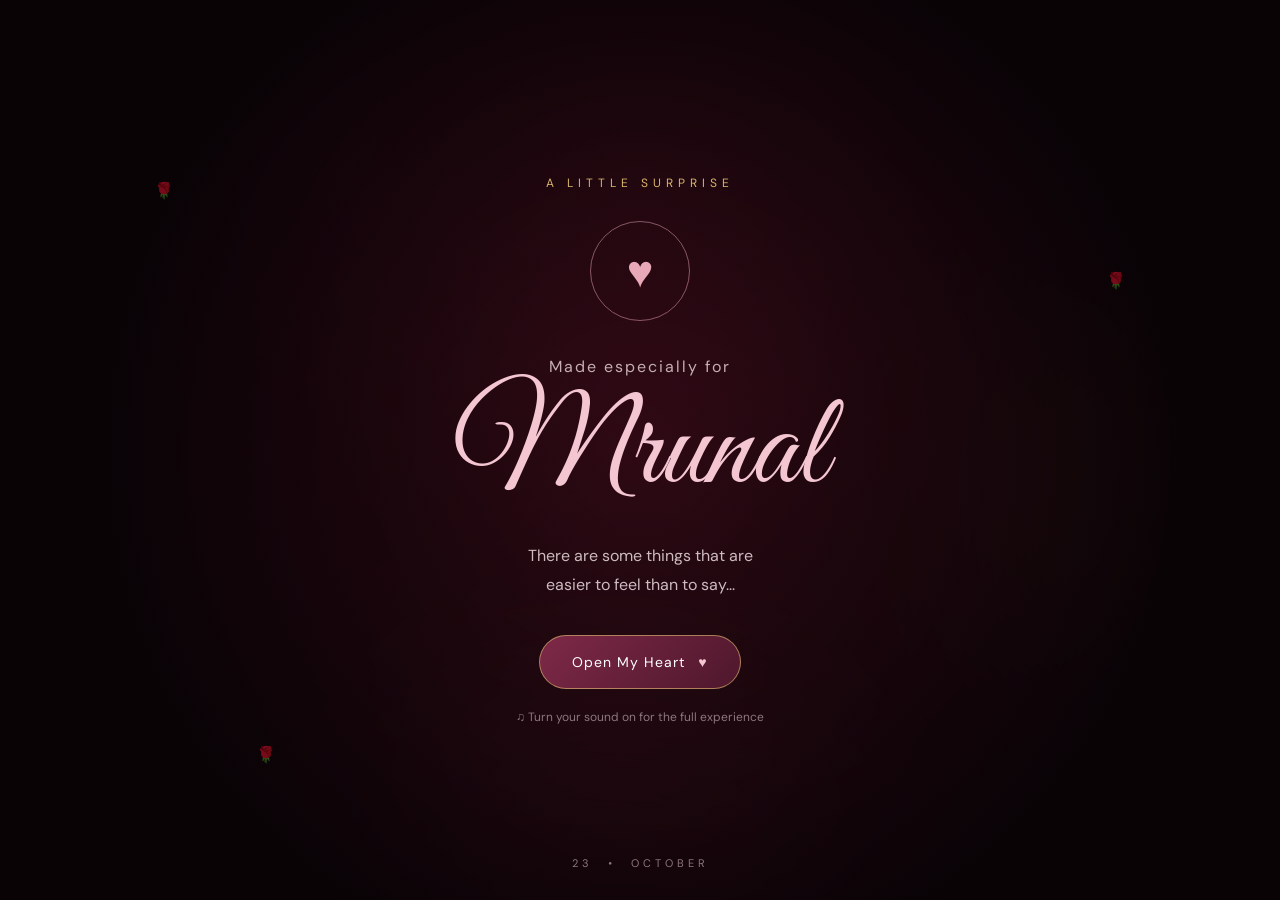
<file: index.html>
<!DOCTYPE html>
<html lang="en">

<head>

    <meta charset="UTF-8">

    <meta name="viewport"
          content="width=device-width, initial-scale=1.0">

    <meta name="theme-color"
          content="#090306">

    <meta name="description"
          content="A special birthday surprise made with love for Mrunal.">

    <title>For Mrunal ❤️</title>


    <!-- GOOGLE FONTS -->

    <link rel="preconnect"
          href="https://fonts.googleapis.com">

    <link rel="preconnect"
          href="https://fonts.gstatic.com"
          crossorigin>

    <link href="https://fonts.googleapis.com/css2?family=Cormorant+Garamond:wght@300;400;500;600;700&family=DM+Sans:wght@300;400;500;600&family=Great+Vibes&display=swap"
          rel="stylesheet">


    <!-- CSS -->

    <link rel="stylesheet"
          href="style.css">

</head>


<body>


    <!-- =====================================================
         AMBIENT BACKGROUND
    ====================================================== -->

    <div class="ambient-background">

        <div class="ambient-orb orb-one"></div>

        <div class="ambient-orb orb-two"></div>

        <div class="ambient-orb orb-three"></div>

    </div>



<!-- =====================================================
     BACKGROUND MUSIC
====================================================== -->

   <audio
    id="backgroundMusic"
    src="./music/romantic_birthday_instrumental.mp3.mp3"
    loop
    preload="auto">
</audio>


    <!-- =====================================================
         INTRO SCREEN
    ====================================================== -->

    <section id="intro"
             class="intro-screen">


        <div class="intro-stars"></div>


        <div class="intro-petal petal-one">
            🌹
        </div>

        <div class="intro-petal petal-two">
            🌹
        </div>

        <div class="intro-petal petal-three">
            🌹
        </div>


        <div class="intro-content">


            <div class="intro-topline">
                A LITTLE SURPRISE
            </div>


            <div class="intro-heart">
                <span>♥</span>
            </div>


            <p class="intro-from">
                Made especially for
            </p>


            <h1 class="intro-name">
                Mrunal
            </h1>


            <p class="intro-message">

                There are some things that are
                <br>
                easier to feel than to say...

            </p>


            <button id="openButton"
                    class="main-button">

                <span class="button-shine"></span>

                Open My Heart

                <b>♥</b>

            </button>


            <p class="sound-note">
                ♫ Turn your sound on for the full experience
            </p>


        </div>


        <div class="intro-bottom">

            <span>23</span>

            <i>•</i>

            <span>OCTOBER</span>

        </div>


    </section>



    <!-- =====================================================
         COUNTDOWN SCREEN
    ====================================================== -->

    <div id="countdownScreen"
         class="countdown-screen hidden">


        <div class="countdown-content">


            <div id="countdownNumber">
                3
            </div>


            <h2 id="birthdayMessage">
                Happy Birthday,
                <span>Mrunal</span> ❤️
            </h2>


        </div>


    </div>



    <!-- =====================================================
         MAIN WEBSITE
    ====================================================== -->

    <main id="mainContent"
          class="hidden">



        <!-- =================================================
             HERO
        ================================================== -->

        <section class="hero section">


            <div class="hero-noise"></div>

            <div class="hero-glow"></div>


            <div class="hero-content">


                <div class="hero-date">
                    23 · OCTOBER · YOUR DAY
                </div>


                <p class="hero-small">
                    To The Girl Who Makes My Life Beautiful
                </p>


                <h2>
                    Happy Birthday
                </h2>


                <h1 class="script hero-name">
                    Mrunal
                </h1>


                <div class="ornament">

                    <span></span>

                    <b>♥</b>

                    <span></span>

                </div>


                <p class="hero-description">

                    Today isn't just another date
                    on the calendar.

                    <br>

                    It's the day the world became
                    a little brighter because you were born.

                </p>


                <div class="scroll-cue">

                    <span>
                        OUR MEMORIES
                    </span>

                    <div class="scroll-line"></div>

                    <div class="scroll-arrow">
                        ↓
                    </div>

                </div>


            </div>


        </section>



        <!-- =================================================
             PHOTO SLIDESHOW
        ================================================== -->

        <section id="photosSection"
                 class="photos-section section">


            <div class="section-heading reveal">


                <p class="eyebrow">
                    OUR LITTLE WORLD
                </p>


                <h2>

                    Every picture
                    <br>

                    tells a story

                </h2>


                <div class="gold-line"></div>


                <p>
                    A few moments I never want to forget.
                </p>


            </div>



            <div class="photo-slideshow reveal">


                <div class="slide active">

                    <img src="images/photo1.png"
                         alt="Our memory">

                    <div class="slide-caption">
                        One of my favorites ❤️
                    </div>

                </div>


                <div class="slide">

                    <img src="images/photo2.png"
                         alt="Our memory">

                    <div class="slide-caption">
                        A beautiful moment ❤️
                    </div>

                </div>


                <div class="slide">

                    <img src="images/photo3.png"
                         alt="Our memory">

                    <div class="slide-caption">
                        That smile...
                    </div>

                </div>


                <div class="slide">

                    <img src="images/photo4.png"
                         alt="Our memory">

                    <div class="slide-caption">
                        Forever memorable
                    </div>

                </div>


                <div class="slide">

                    <img src="images/photo5.png"
                         alt="Our memory">

                    <div class="slide-caption">
                        Just us ❤️
                    </div>

                </div>


                <div class="slide">

                    <img src="images/photo6.png"
                         alt="Our memory">

                    <div class="slide-caption">
                        Another little memory
                    </div>

                </div>


                <div class="slide">

                    <img src="images/photo7.png"
                         alt="Our memory">

                    <div class="slide-caption">
                        Always you
                    </div>

                </div>


                <div class="slide">

                    <img src="images/photo8.png"
                         alt="Our memory">

                    <div class="slide-caption">
                        My favorite person ❤️
                    </div>

                </div>


            </div>



            <div class="slideshow-dots"
                 id="slideshowDots">
            </div>


            <p class="photo-progress"
               id="photoProgress">
                1 / 8
            </p>


        </section>



        <!-- =================================================
             VIDEO
        ================================================== -->

        <section id="videoSection"
                 class="video-section section">


            <div class="section-heading reveal">


                <p class="eyebrow">
                    A LITTLE MEMORY
                </p>


                <h2>

                    Now watch
                    <br>

                    <em>this little surprise.</em>

                </h2>


                <div class="gold-line"></div>


                <p>
                    I made this little piece of our story
                    especially for you.
                </p>


            </div>



            <div class="video-frame reveal">


                <div class="video-corner top-left"></div>

                <div class="video-corner top-right"></div>

                <div class="video-corner bottom-left"></div>

                <div class="video-corner bottom-right"></div>


                <video id="birthdayVideo"
                       playsinline
                       controls
                       preload="metadata">


                    <source src="video/mrunal-video.mp4"
                            type="video/mp4">


                    Your browser does not support video.


                </video>


            </div>


            <p class="video-note">

                Watch until the end, beautiful. ❤️

            </p>


        </section>



        <!-- =================================================
             LOVE LETTER
        ================================================== -->

        <section id="letterSection"
                 class="letter-section section">


            <div class="letter-wrapper">


                <div class="section-heading reveal">


                    <p class="eyebrow">
                        FROM MY HEART
                    </p>


                    <h2>

                        Words I wish
                        <br>

                        I could whisper to you

                    </h2>


                    <div class="gold-line"></div>


                </div>



                <div class="letter-card reveal">


                    <div class="letter-top">

                        <span>♥</span>

                        <small>
                            FOR MRUNAL
                        </small>

                        <span>♥</span>

                    </div>



                    <div class="letter-content">


                        <p class="letter-opening">
                            My dearest Mrunal,
                        </p>


                        <p>

                            I don't know if words will ever
                            be enough to explain what you mean
                            to me, but today I want to try.

                        </p>


                        <p>

                            You came into my life and somehow
                            made ordinary moments feel special.
                            A simple conversation, a smile, a look
                            at you — somehow all of it became a
                            memory I want to keep forever.

                        </p>


                        <p>

                            I love the little things about you.
                            The way you smile. The way you laugh.
                            The way you make even the smallest
                            moments feel important.

                        </p>


                        <p>

                            Sometimes I catch myself thinking
                            about how lucky I am that our paths
                            crossed. And honestly, I hope I never
                            stop feeling that way.

                        </p>


                        <p>

                            On your birthday, I just want you
                            to know how incredibly special
                            you are to me.

                        </p>


                        <p>

                            I hope this new year of your life
                            brings you everything your heart
                            wishes for. And I hope I get to be
                            there beside you, making memories
                            with you along the way.

                        </p>


                        <p>

                            No matter how many birthdays come
                            and go, I hope I always get the chance
                            to remind you how much you mean to me.

                        </p>


                        <p class="letter-ending">
                            Happy Birthday, beautiful.
                        </p>


                        <p class="signature">

                            Forever yours,

                            <br>

                            <span>
                                Niranjan
                            </span>

                        </p>


                    </div>


                    <div class="letter-seal">
                        ♥
                    </div>


                </div>


            </div>


        </section>



        <!-- =================================================
             LOVE REASONS
        ================================================== -->

        <section class="love-section section">


            <div class="section-heading reveal">


                <p class="eyebrow">
                    IF YOU EVER WONDER
                </p>


                <h2>

                    Why you mean
                    <br>

                    so much to me

                </h2>


                <div class="gold-line"></div>


            </div>



            <div class="love-grid">


                <article class="love-card reveal">

                    <div class="love-number">
                        01
                    </div>

                    <div class="love-icon">
                        ♥
                    </div>

                    <h3>
                        Your smile
                    </h3>

                    <p>

                        Somehow your smile can make
                        even the longest day feel
                        a little lighter.

                    </p>

                </article>



                <article class="love-card reveal">

                    <div class="love-number">
                        02
                    </div>

                    <div class="love-icon">
                        ✦
                    </div>

                    <h3>
                        Your heart
                    </h3>

                    <p>

                        The kindness and warmth you carry
                        is something I admire more than words.

                    </p>

                </article>



                <article class="love-card reveal">

                    <div class="love-number">
                        03
                    </div>

                    <div class="love-icon">
                        ∞
                    </div>

                    <h3>
                        Being yourself
                    </h3>

                    <p>

                        I love you for exactly who you are.
                        No pretending. Just you.

                    </p>

                </article>



                <article class="love-card reveal">

                    <div class="love-number">
                        04
                    </div>

                    <div class="love-icon">
                        ♡
                    </div>

                    <h3>
                        The little things
                    </h3>

                    <p>

                        The tiny moments with you are often
                        the ones I remember the most.

                    </p>

                </article>


            </div>


        </section>



        <!-- =================================================
             SPECIAL MESSAGE
        ================================================== -->

        <section class="message-section section">


            <div class="message-stars"></div>


            <div class="message-container reveal">


                <p class="eyebrow">
                    ONE MORE THING
                </p>


                <h2>

                    If I could give you
                    <br>

                    one thing...

                </h2>


                <div class="gold-line"></div>


                <p class="big-message">

                    I would give you the ability
                    to see yourself through my eyes.

                </p>


                <div class="quote-mark">
                    “
                </div>


                <p class="message-small">

                    Then you would finally understand
                    just how beautiful, precious,
                    and special you are to me.

                </p>


            </div>


        </section>



        <!-- =================================================
             FINAL SURPRISE
        ================================================== -->

        <section class="final-section section">


            <div class="final-background-hearts"></div>


            <div id="heartExplosion"></div>


            <div class="final-content reveal">


                <div class="final-orbit">

                    <span>
                        ♥
                    </span>

                </div>


                <div class="final-heart">
                    ♥
                </div>


                <p class="eyebrow">
                    AND FINALLY...
                </p>


                <h1 class="script">
                    Mrunal
                </h1>


                <div class="ornament">

                    <span></span>

                    <b>♥</b>

                    <span></span>

                </div>


                <p class="final-text">

                    Here's to more laughter,
                    more adventures,
                    more late-night conversations,
                    more memories,
                    and more moments together.

                </p>


                <p class="forever">
                    I love you ❤️
                </p>


                <p class="from">
                    — Niranjan
                </p>


                <button id="celebrateButton"
                        class="main-button celebration-button">

                    One More Surprise

                    <b>✨</b>

                </button>


            </div>


        </section>



        <!-- =================================================
             FOOTER
        ================================================== -->

        <footer>


            <div class="footer-heart">
                ♥
            </div>


            <p>
                Made with love by Niranjan
            </p>


            <span>
                For Mrunal · 23 October
            </span>


            <small>

                Some people become memories.
                You became my favorite one.

            </small>


        </footer>


    </main>



    <!-- =====================================================
         MUSIC BUTTON
    ====================================================== -->

    <button id="musicButton"
            class="music-button"
            aria-label="Toggle music">

        <span id="musicIcon">
            ♫
        </span>

    </button>



    <!-- =====================================================
         CURSOR HEART
    ====================================================== -->

    <div id="cursorHeart">
        ♥
    </div>



    <!-- JAVASCRIPT -->

    <script src="script.js"></script>


</body>

</html>
</file>
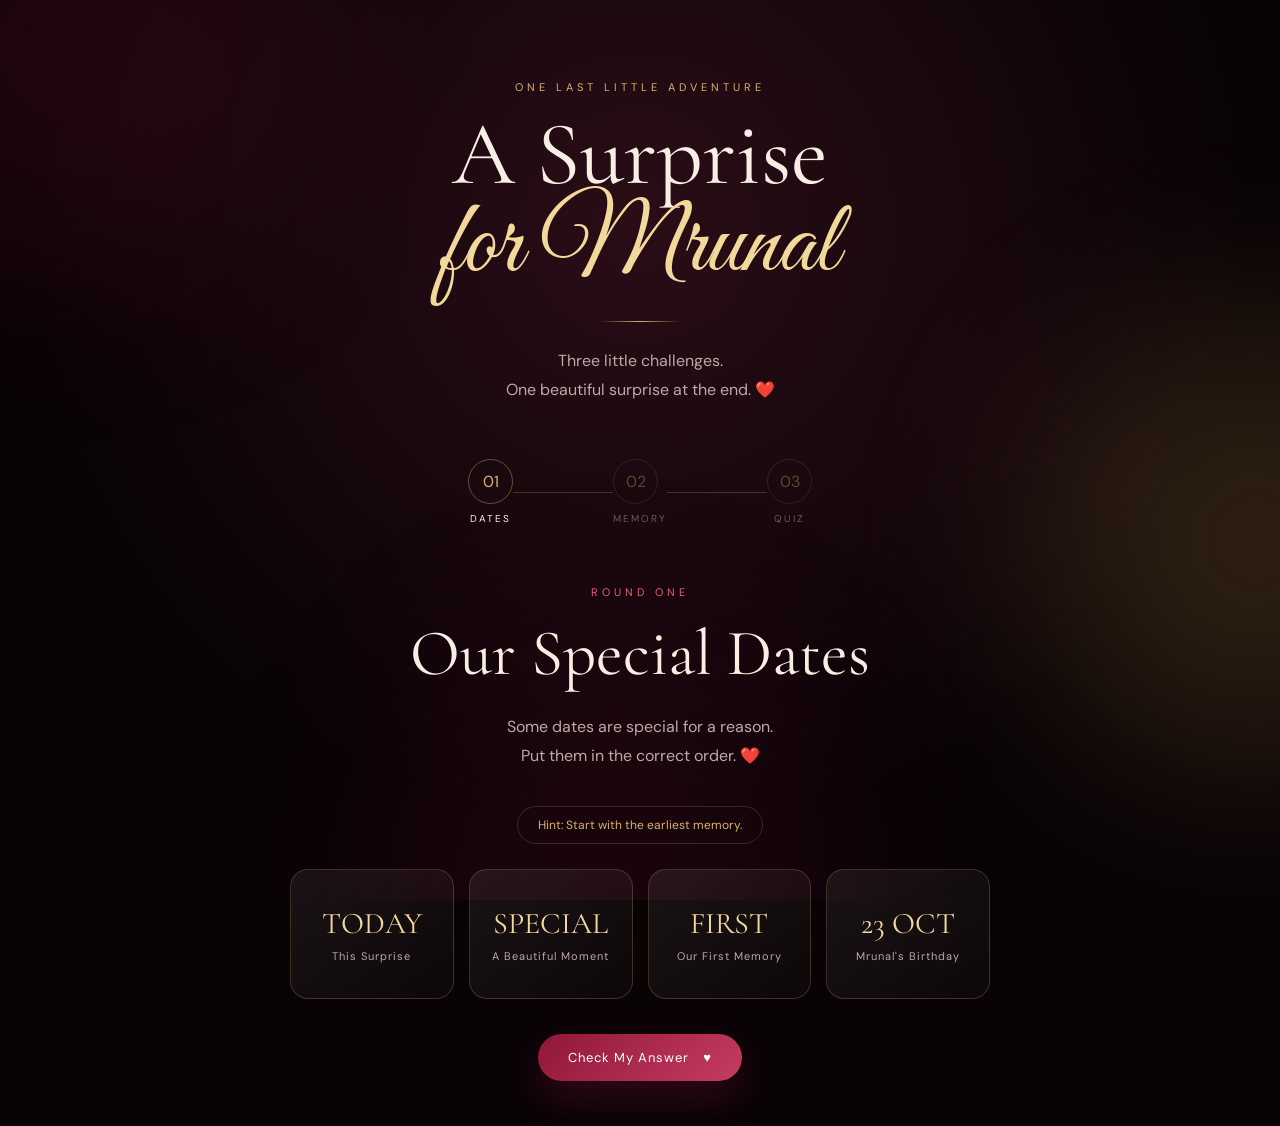
<file: puzzle.html>
<!DOCTYPE html>
<html lang="en">

<head>
    <meta charset="UTF-8">
    <meta name="viewport" content="width=device-width, initial-scale=1.0">
    <meta name="theme-color" content="#090306">

    <title>One More Surprise ❤️</title>

    <link rel="preconnect" href="https://fonts.googleapis.com">
    <link rel="preconnect" href="https://fonts.gstatic.com" crossorigin>

    <link href="https://fonts.googleapis.com/css2?family=Cormorant+Garamond:wght@300;400;500;600;700&family=DM+Sans:wght@300;400;500;600&family=Great+Vibes&display=swap"
          rel="stylesheet">

    <link rel="stylesheet" href="puzzle.css">
</head>

<body>

<!-- BACKGROUND -->
<div class="background">
    <div class="orb orb1"></div>
    <div class="orb orb2"></div>
    <div class="orb orb3"></div>
</div>

<!-- FLOATING HEARTS -->
<div id="floatingHearts"></div>

<!-- GAME HEADER -->
<header class="game-header">

    <p class="eyebrow">ONE LAST LITTLE ADVENTURE</p>

    <h1>
        A Surprise
        <span>for Mrunal</span>
    </h1>

    <div class="gold-line"></div>

    <p class="header-text">
        Three little challenges.
        <br>
        One beautiful surprise at the end. ❤️
    </p>

</header>

<!-- PROGRESS -->
<div class="progress-wrapper">

    <div class="progress-step active" id="step1">
        <span>01</span>
        <small>Dates</small>
    </div>

    <div class="progress-line"></div>

    <div class="progress-step" id="step2">
        <span>02</span>
        <small>Memory</small>
    </div>

    <div class="progress-line"></div>

    <div class="progress-step" id="step3">
        <span>03</span>
        <small>Quiz</small>
    </div>

</div>

<!-- GAME CONTAINER -->
<main class="game-container">

    <!-- ROUND 1 -->
    <section id="round1" class="game-round active-round">

        <div class="round-number">ROUND ONE</div>

        <h2>Our Special Dates</h2>

        <p class="instruction">
            Some dates are special for a reason.
            <br>
            Put them in the correct order. ❤️
        </p>

        <div class="date-hint">
            Hint: Start with the earliest memory.
        </div>

        <div id="datePuzzle" class="date-puzzle"></div>

        <button id="checkDates" class="game-button">
            Check My Answer
            <span>♥</span>
        </button>

        <p id="dateMessage" class="game-message"></p>

    </section>

    <!-- ROUND 2 -->
    <section id="round2" class="game-round">

        <div class="round-number">ROUND TWO</div>

        <h2>
            Piece Together
            <span>Our Memory</span>
        </h2>

        <p class="instruction">
            Every little piece belongs together.
            <br>
            Put the photo back together. 🧩
        </p>

        <div class="puzzle-frame">
            <div id="imagePuzzle" class="image-puzzle"></div>
        </div>

        <button id="checkImage" class="game-button">
            Reveal Our Memory
            <span>♡</span>
        </button>

        <p id="imageMessage" class="game-message"></p>

        <!-- PHOTO REVEAL -->
        <div id="photoReveal" class="photo-reveal hidden">

            <div class="reveal-glow"></div>

            <img id="revealedImage"
                 src="images/photo1.png"
                 alt="Our memory">

            <p>
                Some memories are worth
                putting back together. ❤️
            </p>

        </div>

    </section>

    <!-- ROUND 3 -->
    <section id="round3" class="game-round">

        <div class="round-number">ROUND THREE</div>

        <h2>
            How Well Do You
            <span>Know Us?</span>
        </h2>

        <p class="instruction">
            One final little test...
            <br>
            Let's see if you remember our story. ❤️
        </p>

        <div id="quizBox" class="quiz-box">

            <div class="quiz-question-number">
                QUESTION <span id="questionNumber">1</span> / 5
            </div>

            <h3 id="question">Question goes here</h3>

            <div id="answers" class="answers"></div>

            <p id="quizMessage" class="game-message"></p>

        </div>

    </section>

    <!-- FINAL SURPRISE -->
    <section id="finalRound" class="final-round">

        <div id="finalHearts"></div>

        <div class="final-heart">♥</div>

        <p class="eyebrow">YOU MADE IT</p>

        <h2>
            One last thing,
            <span>Mrunal...</span>
        </h2>

        <div class="gold-line"></div>

        <p class="final-message">
            You solved every little puzzle.
            <br><br>
            But there was never really a right answer.
            <br>
            Because the best part of this story
            <br>
            has always been <strong>you.</strong>
        </p>

        <!-- AUDIO SURPRISE -->
        <div class="audio-card">

            <div class="audio-icon">🎙️</div>

            <p id="audioDescription">
                A little something
                <br>
                from my heart...
            </p>

            <button id="playAudio" class="audio-button" type="button">
                Play My Voice ❤️
            </button>

            <!-- YOUR BIRTHDAY VOICE MESSAGE -->
            <audio id="recordedAudio" preload="auto">
                <source src="audio/mrunal-message.mp3" type="audio/mpeg">
            </audio>

            <!-- SECOND ROMANTIC SONG -->
            <audio id="romanticSong" preload="auto">
                <source src="audio/romantic-song.mp3" type="audio/mpeg">
            </audio>

            <p id="songMessage" class="game-message" aria-live="polite"></p>

        </div>

        <p class="final-signature">
            Forever yours,
            <br>
            <span>Niranjan</span>
        </p>

    </section>

</main>

<!-- CELEBRATION OVERLAY -->
<div id="celebration" class="celebration">

    <div class="blast" id="blast">
        <div class="blast-core">♥</div>
    </div>

    <div class="celebration-text">

        <div class="celebration-icon">🌹</div>

        <h2>You did it!</h2>

        <p>Another little memory unlocked ❤️</p>

    </div>

</div>

<!-- YOUR EXISTING PUZZLE LOGIC -->
<script src="puzzle.js"></script>

<!-- BIRTHDAY AUDIO SEQUENCE -->
<script>
document.addEventListener("DOMContentLoaded", () => {

    const playButton = document.getElementById("playAudio");
    const voiceMessage = document.getElementById("recordedAudio");
    const romanticSong = document.getElementById("romanticSong");

    const songMessage = document.getElementById("songMessage");
    const audioDescription = document.getElementById("audioDescription");

    if (!playButton || !voiceMessage || !romanticSong) {
        console.error("Birthday audio elements were not found.");
        return;
    }

    let audioSequenceStarted = false;

    // Play the voice message when the button is clicked.
    playButton.addEventListener("click", async () => {

        if (audioSequenceStarted) return;

        audioSequenceStarted = true;
        playButton.disabled = true;

        voiceMessage.currentTime = 0;
        romanticSong.pause();
        romanticSong.currentTime = 0;

        playButton.textContent = "Playing My Message ❤️";

        if (songMessage) {
            songMessage.textContent = "";
        }

        try {
            await voiceMessage.play();

            if (audioDescription) {
                audioDescription.textContent =
                    "Listen to this little message from my heart... ❤️";
            }

        } catch (error) {

            console.error("Voice message could not play:", error);

            audioSequenceStarted = false;
            playButton.disabled = false;
            playButton.textContent = "Tap to Play My Voice ❤️";

            if (songMessage) {
                songMessage.textContent =
                    "The audio couldn't start. Please tap the button again.";
            }
        }

    });

    // When the voice message ends, play the second song.
    voiceMessage.addEventListener("ended", async () => {

        playButton.textContent = "Now Playing Our Song 🎵";

        if (audioDescription) {
            audioDescription.textContent =
                "And now, a song just for you, my love... 💕";
        }

        if (songMessage) {
            songMessage.textContent =
                "For you, Mrunal, with all my love. ❤️🎶";
        }

        romanticSong.currentTime = 0;

        try {
            await romanticSong.play();

        } catch (error) {

            console.error("Romantic song could not play:", error);

            if (songMessage) {
                songMessage.textContent =
                    "Your song is ready. Tap the button below to play it.";
            }

            playButton.disabled = false;
            playButton.textContent = "Play Our Song ❤️";

            // Allow the same button to start the song manually.
            playButton.onclick = async () => {
                try {
                    await romanticSong.play();
                    playButton.disabled = true;
                } catch (err) {
                    console.error("Song playback failed:", err);
                }
            };
        }

    });

    // Show a final message after the song finishes.
    romanticSong.addEventListener("ended", () => {

        if (audioDescription) {
            audioDescription.textContent =
                "One little message, one special song, and all my love. ❤️";
        }

        if (songMessage) {
            songMessage.textContent =
                "Happy Birthday, my love, Mrunal. You mean the world to me. Forever yours, Niranjan. ❤️♾️";
        }

        playButton.textContent = "Replay My Voice ❤️";
        playButton.disabled = false;

        // Allow replaying the full audio sequence.
        audioSequenceStarted = false;

    });

});
</script>

</body>
</html>
</file>
<file: style.css>
/* =========================================================
   GLOBAL
========================================================= */

* {
    margin: 0;
    padding: 0;
    box-sizing: border-box;
}


html {
    scroll-behavior: smooth;
}


body {
    

    background: #090306;

    color: #f8e9ed;

    font-family:
        "DM Sans",
        sans-serif;

    overflow-x: hidden;

}


body.no-scroll {
    overflow: hidden;
}


button {
    font-family: inherit;
}


.hidden {
    display: none !important;
}


/* =========================================================
   AMBIENT BACKGROUND
========================================================= */

.ambient-background {

    position: fixed;

    inset: 0;

    pointer-events: none;

    z-index: -5;

    overflow: hidden;

    background:
        radial-gradient(
            circle at 50% 20%,
            rgba(115, 20, 45, 0.25),
            transparent 45%
        ),
        #090306;

}


.ambient-orb {

    position: absolute;

    width: 450px;

    height: 450px;

    border-radius: 50%;

    filter: blur(100px);

    opacity: 0.18;

}


.orb-one {

    background: #8e3150;

    top: -200px;

    left: -150px;

}


.orb-two {

    background: #d49b4c;

    right: -200px;

    top: 30%;

}


.orb-three {

    background: #a8335b;

    bottom: -200px;

    left: 30%;

}


/* =========================================================
   INTRO
========================================================= */

.intro-screen {

    position: fixed;

    inset: 0;

    z-index: 10000;

    display: flex;

    justify-content: center;

    align-items: center;

    text-align: center;

    background:
        radial-gradient(
            circle at center,
            rgba(100, 20, 40, 0.35),
            #090306 70%
        );

    transition:
        opacity 1.2s ease,
        visibility 1.2s ease,
        transform 1.2s ease;

}


.intro-screen.hide {

    opacity: 0;

    visibility: hidden;

    transform: scale(1.05);

}


.intro-content {

    width: min(90%, 650px);

    position: relative;

    z-index: 2;

}


.intro-topline {

    font-size: 12px;

    letter-spacing: 5px;

    color: #d9b56d;

    margin-bottom: 30px;

}


.intro-heart {

    width: 100px;

    height: 100px;

    margin: auto;

    display: flex;

    justify-content: center;

    align-items: center;

    border: 1px solid
        rgba(233, 168, 184, 0.5);

    border-radius: 50%;

    animation:
        heartbeat 2s infinite;

}


.intro-heart span {

    font-size: 45px;

    color: #e9a8b8;

}


@keyframes heartbeat {

    0%,
    100% {
        transform: scale(1);
    }

    50% {
        transform: scale(1.1);
    }

}


.intro-from {

    margin-top: 35px;

    color: #c5aeb4;

    letter-spacing: 2px;

}


.intro-name {

    font-family:
        "Great Vibes",
        cursive;

    font-size:
        clamp(70px, 13vw, 130px);

    font-weight: 400;

    color: #f3c6d2;

    line-height: 1;

    margin: 10px 0 25px;

}


.intro-message {

    color: #cdbbc0;

    line-height: 1.8;

    margin-bottom: 35px;

}


.main-button {

    position: relative;

    overflow: hidden;

    border: 1px solid
        rgba(217, 181, 109, 0.65);

    background:
        linear-gradient(
            135deg,
            #7e2947,
            #4e172c
        );

    color: white;

    padding: 17px 32px;

    border-radius: 50px;

    cursor: pointer;

    font-size: 14px;

    letter-spacing: 1px;

    transition:
        transform .3s ease,
        box-shadow .3s ease;

}


.main-button:hover {

    transform: translateY(-3px);

    box-shadow:
        0 15px 40px
        rgba(160, 40, 80, 0.35);

}


.main-button b {

    margin-left: 8px;

    color: #f3c6d2;

}


.button-shine {

    position: absolute;

    top: 0;

    left: -100%;

    width: 70%;

    height: 100%;

    background:
        linear-gradient(
            90deg,
            transparent,
            rgba(255,255,255,.3),
            transparent
        );

    transform: skewX(-25deg);

    animation:
        shine 4s infinite;

}


@keyframes shine {

    0% {
        left: -100%;
    }

    35% {
        left: 130%;
    }

    100% {
        left: 130%;
    }

}


.sound-note {

    margin-top: 20px;

    font-size: 12px;

    color: #8e777e;

}


.intro-bottom {

    position: absolute;

    bottom: 30px;

    left: 50%;

    transform: translateX(-50%);

    display: flex;

    gap: 15px;

    font-size: 11px;

    letter-spacing: 4px;

    color: #8e777e;

}


.intro-petal {

    position: absolute;

    opacity: .5;

    animation:
        floating 5s infinite ease-in-out;

}


.petal-one {
    left: 12%;
    top: 20%;
}


.petal-two {
    right: 12%;
    top: 30%;
    animation-delay: 1s;
}


.petal-three {
    left: 20%;
    bottom: 15%;
    animation-delay: 2s;
}


@keyframes floating {

    0%,
    100% {
        transform:
            translateY(0)
            rotate(0deg);
    }

    50% {
        transform:
            translateY(-25px)
            rotate(10deg);
    }

}


/* =========================================================
   COUNTDOWN
========================================================= */

.countdown-screen {

    position: fixed;

    inset: 0;

    z-index: 20000;

    display: flex;

    justify-content: center;

    align-items: center;

    text-align: center;

    background:
        radial-gradient(
            circle at center,
            rgba(125, 30, 55, .4),
            rgba(9, 3, 6, .99) 70%
        );

    transition:
        opacity 1s ease,
        transform 1s ease;

}


.countdown-screen.hidden {
    display: none;
}


.countdown-screen.hide-countdown {

    opacity: 0;

    transform: scale(1.08);

}


.countdown-content {

    width: 90%;

}


#countdownNumber {

    font-family:
        "Cormorant Garamond",
        serif;

    font-size:
        clamp(120px, 25vw, 240px);

    font-weight: 300;

    color: #f3c6d2;

    text-shadow:
        0 0 20px
        rgba(233, 168, 184, .7),
        0 0 70px
        rgba(233, 168, 184, .4);

}


.countdown-pop {

    animation:
        countdownPop 1s ease;

}


@keyframes countdownPop {

    0% {

        opacity: 0;

        transform: scale(.2);

    }

    45% {

        opacity: 1;

        transform: scale(1.2);

    }

    70% {

        transform: scale(.95);

    }

    100% {

        transform: scale(1);

    }

}


#birthdayMessage {

    opacity: 0;

    font-family:
        "Great Vibes",
        cursive;

    font-weight: 400;

    font-size:
        clamp(45px, 9vw, 90px);

    color: #f3c6d2;

    line-height: 1.2;

    text-shadow:
        0 0 20px
        rgba(233, 168, 184, .7);

    transform: scale(.5);

}


#birthdayMessage span {
    color: #fff;
}


#birthdayMessage.show {

    animation:
        birthdayReveal 1.8s ease forwards;

}


@keyframes birthdayReveal {

    0% {

        opacity: 0;

        transform: scale(.5);

    }

    60% {

        opacity: 1;

        transform: scale(1.08);

    }

    100% {

        opacity: 1;

        transform: scale(1);

    }

}


/* =========================================================
   SECTIONS
========================================================= */

.section {

    position: relative;

    padding:
        120px 7%;

}


.section-heading {

    max-width: 700px;

    margin:
        0 auto 60px;

    text-align: center;

}


.eyebrow {

    font-size: 11px;

    letter-spacing: 5px;

    color: #d9b56d;

    margin-bottom: 18px;

}


.section-heading h2 {

    font-family:
        "Cormorant Garamond",
        serif;

    font-size:
        clamp(42px, 7vw, 72px);

    font-weight: 400;

    line-height: 1.05;

}


.section-heading em {

    color: #e9a8b8;

}


.gold-line {

    width: 70px;

    height: 1px;

    background: #d9b56d;

    margin: 25px auto;

}


.section-heading > p:last-child {

    color: #a9949a;

    line-height: 1.8;

}


/* =========================================================
   HERO
========================================================= */

.hero {

    min-height: 100vh;

    display: flex;

    justify-content: center;

    align-items: center;

    text-align: center;

    overflow: hidden;

}


.hero-content {

    max-width: 850px;

}


.hero-date {

    color: #d9b56d;

    letter-spacing: 4px;

    font-size: 11px;

    margin-bottom: 25px;

}


.hero-small {

    color: #bdaeb2;

    margin-bottom: 15px;

}


.hero h2 {

    font-family:
        "Cormorant Garamond",
        serif;

    font-size:
        clamp(42px, 8vw, 85px);

    font-weight: 400;

}


.script {

    font-family:
        "Great Vibes",
        cursive;

    font-weight: 400;

}


.hero-name {

    font-size:
        clamp(75px, 14vw, 145px);

    color: #e9a8b8;

    line-height: 1;

}


.ornament {

    display: flex;

    justify-content: center;

    align-items: center;

    gap: 15px;

    margin: 30px 0;

}


.ornament span {

    width: 70px;

    height: 1px;

    background:
        rgba(217,181,109,.6);

}


.ornament b {

    color: #d9b56d;

}


.hero-description {

    max-width: 650px;

    margin: auto;

    color: #ad9aa0;

    line-height: 1.9;

}


.scroll-cue {

    margin-top: 70px;

    color: #79666d;

    font-size: 10px;

    letter-spacing: 4px;

}


.scroll-line {

    height: 50px;

    width: 1px;

    margin: 15px auto;

    background:
        linear-gradient(
            #d9b56d,
            transparent
        );

}


.scroll-arrow {

    color: #d9b56d;

    font-size: 18px;

}


/* =========================================================
   PHOTO SLIDESHOW
========================================================= */

.photos-section {

    background:
        linear-gradient(
            180deg,
            #090306,
            #12060b,
            #090306
        );

}


.photo-slideshow {

    position: relative;

    width: min(900px, 95%);

    height: min(600px, 70vh);

    margin: auto;

    border: 1px solid
        rgba(217,181,109,.3);

    overflow: hidden;

    background: #050204;

    box-shadow:
        0 30px 80px
        rgba(0,0,0,.5);

}


.slide {

    position: absolute;

    inset: 0;

    opacity: 0;

    transform: scale(1.04);

    transition:
        opacity 1.2s ease,
        transform 5s ease;

}


.slide.active {

    opacity: 1;

    transform: scale(1);

}


.slide img {

    width: 100%;

    height: 100%;

    object-fit: contain;

    background: #050204;

}


.slide::after {

    content: "";

    position: absolute;

    inset: 0;

    background:
        linear-gradient(
            transparent 55%,
            rgba(0,0,0,.8)
        );

}


.slide-caption {

    position: absolute;

    z-index: 2;

    bottom: 30px;

    left: 0;

    width: 100%;

    text-align: center;

    font-family:
        "Cormorant Garamond",
        serif;

    font-size: 25px;

    color: white;

}


.slideshow-dots {

    display: flex;

    justify-content: center;

    gap: 8px;

    margin-top: 25px;

}


.slideshow-dot {

    width: 7px;

    height: 7px;

    border-radius: 50%;

    background: #6b535b;

    transition: .3s;

}


.slideshow-dot.active {

    width: 25px;

    border-radius: 10px;

    background: #d9b56d;

}


.photo-progress {

    text-align: center;

    color: #806c73;

    font-size: 11px;

    letter-spacing: 2px;

    margin-top: 15px;

}


/* =========================================================
   VIDEO
========================================================= */

.video-section {

    background:
        radial-gradient(
            circle at center,
            rgba(120,25,50,.15),
            transparent 60%
        );

}


.video-frame {

    position: relative;

    width: min(950px, 95%);

    margin: auto;

    padding: 12px;

    border: 1px solid
        rgba(217,181,109,.35);

    background:
        rgba(255,255,255,.02);

    box-shadow:
        0 30px 80px
        rgba(0,0,0,.5);

}


.video-frame video {

    display: block;

    width: 100%;

    max-height: 75vh;

    background: black;

}


.video-corner {

    position: absolute;

    width: 30px;

    height: 30px;

    z-index: 3;

}


.top-left {

    top: -1px;

    left: -1px;

    border-top: 2px solid #d9b56d;

    border-left: 2px solid #d9b56d;

}


.top-right {

    top: -1px;

    right: -1px;

    border-top: 2px solid #d9b56d;

    border-right: 2px solid #d9b56d;

}


.bottom-left {

    bottom: -1px;

    left: -1px;

    border-bottom: 2px solid #d9b56d;

    border-left: 2px solid #d9b56d;

}


.bottom-right {

    bottom: -1px;

    right: -1px;

    border-bottom: 2px solid #d9b56d;

    border-right: 2px solid #d9b56d;

}


.video-note {

    text-align: center;

    margin-top: 25px;

    color: #9b858d;

    font-family:
        "Cormorant Garamond",
        serif;

    font-size: 20px;

}


/* =========================================================
   LETTER
========================================================= */

.letter-section {

    background:
        linear-gradient(
            180deg,
            #090306,
            #11050a
        );

}


.letter-wrapper {

    max-width: 850px;

    margin: auto;

}


.letter-card {

    position: relative;

    padding: 60px 8%;

    background:
        linear-gradient(
            135deg,
            rgba(255,255,255,.06),
            rgba(255,255,255,.015)
        );

    border: 1px solid
        rgba(217,181,109,.3);

    box-shadow:
        0 30px 80px
        rgba(0,0,0,.35);

}


.letter-top {

    display: flex;

    justify-content: center;

    gap: 25px;

    color: #d9b56d;

    letter-spacing: 4px;

    margin-bottom: 40px;

}


.letter-top small {

    font-size: 10px;

}


.letter-content {

    color: #cbb9be;

    line-height: 1.9;

    font-family:
        "Cormorant Garamond",
        serif;

    font-size: 21px;

}


.letter-content p {

    margin-bottom: 25px;

}


.letter-opening {

    font-size: 30px;

    color: #e9a8b8;

}


.letter-ending {

    color: #f3c6d2;

    font-size: 28px;

}


.signature {

    text-align: right;

    color: #9e8a91;

}


.signature span {

    font-family:
        "Great Vibes",
        cursive;

    font-size: 40px;

    color: #e9a8b8;

}


.letter-seal {

    position: absolute;

    bottom: -30px;

    left: 50%;

    transform: translateX(-50%);

    width: 60px;

    height: 60px;

    border-radius: 50%;

    display: flex;

    justify-content: center;

    align-items: center;

    background: #641c37;

    border: 1px solid #d9b56d;

    color: #f3c6d2;

}


/* =========================================================
   LOVE CARDS
========================================================= */

.love-section {

    background: #0c0408;

}


.love-grid {

    width: min(1100px, 95%);

    margin: auto;

    display: grid;

    grid-template-columns:
        repeat(4, 1fr);

    gap: 20px;

}


.love-card {

    padding: 35px 25px;

    border:
        1px solid
        rgba(217,181,109,.18);

    background:
        rgba(255,255,255,.025);

    transition:
        transform .3s ease,
        border-color .3s ease;

}


.love-card:hover {

    transform: translateY(-8px);

    border-color:
        rgba(217,181,109,.5);

}


.love-number {

    color: #76636a;

    font-size: 11px;

    letter-spacing: 3px;

}


.love-icon {

    color: #e9a8b8;

    font-size: 35px;

    margin: 25px 0;

}


.love-card h3 {

    font-family:
        "Cormorant Garamond",
        serif;

    font-size: 28px;

    font-weight: 400;

    margin-bottom: 15px;

}


.love-card p {

    color: #9d898f;

    line-height: 1.7;

    font-size: 14px;

}


/* =========================================================
   MESSAGE
========================================================= */

.message-section {

    text-align: center;

    min-height: 80vh;

    display: flex;

    justify-content: center;

    align-items: center;

}


.message-container {

    max-width: 800px;

}


.big-message {

    font-family:
        "Cormorant Garamond",
        serif;

    font-size:
        clamp(35px, 6vw, 60px);

    color: #e9a8b8;

    line-height: 1.2;

}


.quote-mark {

    font-family:
        "Cormorant Garamond",
        serif;

    color: #d9b56d;

    font-size: 80px;

    line-height: .7;

    margin: 40px 0 20px;

}


.message-small {

    color: #a69197;

    font-size: 17px;

    line-height: 1.8;

}


/* =========================================================
   FINAL
========================================================= */

.final-section {

    min-height: 100vh;

    display: flex;

    justify-content: center;

    align-items: center;

    text-align: center;

    background:
        radial-gradient(
            circle at center,
            rgba(125,30,55,.3),
            #090306 70%
        );

}


.final-content {

    max-width: 750px;

}


.final-heart {

    font-size: 80px;

    color: #e9a8b8;

    animation:
        heartbeat 2s infinite;

}


.final-content h1 {

    font-size:
        clamp(90px, 17vw, 160px);

    color: #f3c6d2;

}


.final-text {

    color: #aa969d;

    line-height: 1.8;

    max-width: 600px;

    margin: auto;

}


.forever {

    font-family:
        "Great Vibes",
        cursive;

    color: #e9a8b8;

    font-size: 55px;

    margin-top: 35px;

}


.from {

    color: #8c777e;

    margin: 10px 0 35px;

}


/* =========================================================
   FOOTER
========================================================= */

footer {

    padding: 60px 20px;

    text-align: center;

    background: #060204;

    border-top:
        1px solid
        rgba(217,181,109,.1);

}


.footer-heart {

    color: #e9a8b8;

    font-size: 30px;

}


footer p {

    margin: 15px 0;

}


footer span,
footer small {

    display: block;

    color: #705e65;

    margin-top: 10px;

    font-size: 11px;

    letter-spacing: 2px;

}


/* =========================================================
   MUSIC BUTTON
========================================================= */

.music-button {

    position: fixed;

    right: 25px;

    bottom: 25px;

    z-index: 5000;

    width: 50px;

    height: 50px;

    border-radius: 50%;

    border: 1px solid
        rgba(217,181,109,.5);

    background:
        rgba(40,10,20,.9);

    color: #f3c6d2;

    cursor: pointer;

    font-size: 22px;

}


.music-button.playing {

    box-shadow:
        0 0 0 6px
        rgba(233,168,184,.08),
        0 0 25px
        rgba(233,168,184,.3);

    animation:
        musicPulse 1.5s infinite;

}


@keyframes musicPulse {

    50% {
        transform: scale(1.08);
    }

}


/* =========================================================
   FLOATING HEARTS
========================================================= */

.heart-particle {

    position: fixed;

    bottom: -50px;

    z-index: 4000;

    pointer-events: none;

    color: #e9a8b8;

    animation:
        floatHeart linear forwards;

    text-shadow:
        0 0 10px
        rgba(233,168,184,.5);

}


@keyframes floatHeart {

    0% {

        opacity: 0;

        transform:
            translateY(0)
            translateX(0)
            scale(.7);

    }

    15% {

        opacity: .8;

    }

    100% {

        opacity: 0;

        transform:
            translateY(-110vh)
            translateX(var(--drift))
            scale(1.2);

    }

}


/* =========================================================
   CONFETTI
========================================================= */

.confetti {

    position: fixed;

    top: -30px;

    z-index: 9999;

    pointer-events: none;

    animation:
        confettiFall linear forwards;

}


@keyframes confettiFall {

    to {

        transform:
            translateY(110vh)
            rotate(720deg);

        opacity: 0;

    }

}


/* =========================================================
   CELEBRATION
========================================================= */

body.celebration-mode {

    animation:
        celebrationFlash 1s ease 3;

}


@keyframes celebrationFlash {

    50% {

        background: #240914;

    }

}


/* =========================================================
   SCROLL REVEAL
========================================================= */

.reveal {

    opacity: 0;

    transform:
        translateY(35px);

    transition:
        opacity .9s ease,
        transform .9s ease;

}


.reveal.visible {

    opacity: 1;

    transform:
        translateY(0);

}


/* =========================================================
   MOBILE
========================================================= */

@media (max-width: 800px) {


    .section {

        padding:
            90px 5%;

    }


    .love-grid {

        grid-template-columns:
            repeat(2, 1fr);

    }


    .photo-slideshow {

        height: 55vh;

    }


}


@media (max-width: 550px) {


    .intro-heart {

        width: 80px;

        height: 80px;

    }


    .intro-heart span {

        font-size: 35px;

    }


    .intro-name {

        font-size: 75px;

    }


    .love-grid {

        grid-template-columns:
            1fr;

    }


    .letter-card {

        padding:
            45px 25px;

    }


    .letter-content {

        font-size: 19px;

    }


    .photo-slideshow {

        height: 55vh;

    }


    .slide-caption {

        font-size: 20px;

        bottom: 20px;

    }


    .forever {

        font-size: 45px;

    }


}
</file>
<file: puzzle.css>
* {
    margin: 0;
    padding: 0;
    box-sizing: border-box;
}


:root {

    --bg: #090306;
    --bg2: #14060b;

    --rose: #b51f45;
    --rose-light: #e85b7d;

    --gold: #d8b36a;
    --gold-light: #f2d89a;

    --cream: #f8eee4;

    --muted: #bda9a5;

}


html {
    scroll-behavior: smooth;
}


body {

    min-height: 100vh;

    background:
        radial-gradient(
            circle at 50% 20%,
            #2a0d17 0%,
            var(--bg) 55%
        );

    color: var(--cream);

    font-family:
        "DM Sans",
        sans-serif;

    overflow-x: hidden;

}


/* =====================================================
   BACKGROUND
===================================================== */

.background {
    position: fixed;
    inset: 0;
    overflow: hidden;
    pointer-events: none;
    z-index: -2;
}


.orb {

    position: absolute;

    width: 450px;
    height: 450px;

    border-radius: 50%;

    filter: blur(100px);

    opacity: .18;

}


.orb1 {

    background: #8d1638;

    top: -180px;
    left: -150px;

}


.orb2 {

    background: #d2a34b;

    right: -200px;
    top: 35%;

}


.orb3 {

    background: #6e102d;

    bottom: -200px;
    left: 30%;

}


/* =====================================================
   HEADER
===================================================== */

.game-header {

    text-align: center;

    padding:
        80px 20px
        35px;

}


.eyebrow {

    color: var(--gold);

    letter-spacing: 4px;

    font-size: 11px;

    margin-bottom: 18px;

}


.game-header h1 {

    font-family:
        "Cormorant Garamond",
        serif;

    font-size: clamp(
        45px,
        8vw,
        90px
    );

    font-weight: 400;

    line-height: .95;

}


.game-header h1 span {

    display: block;

    font-family:
        "Great Vibes",
        cursive;

    color: var(--gold-light);

    font-size: 1.15em;

}


.gold-line {

    width: 80px;
    height: 1px;

    background:
        linear-gradient(
            90deg,
            transparent,
            var(--gold),
            transparent
        );

    margin: 25px auto;

}


.header-text {

    color: var(--muted);

    line-height: 1.8;

}


/* =====================================================
   PROGRESS
===================================================== */

.progress-wrapper {

    width: min(
        650px,
        90%
    );

    margin: 20px auto 60px;

    display: flex;

    align-items: center;

    justify-content: center;

}


.progress-step {

    text-align: center;

    opacity: .35;

    transition: .5s;

}


.progress-step.active,
.progress-step.completed {

    opacity: 1;

}


.progress-step span {

    display: grid;

    place-items: center;

    width: 45px;
    height: 45px;

    border: 1px solid
        rgba(216,179,106,.4);

    border-radius: 50%;

    color: var(--gold);

}


.progress-step.completed span {

    background: var(--rose);

    border-color: var(--rose);

}


.progress-step small {

    display: block;

    margin-top: 8px;

    font-size: 10px;

    letter-spacing: 2px;

    text-transform: uppercase;

}


.progress-line {

    height: 1px;

    width: 100px;

    background:
        rgba(216,179,106,.25);

}


/* =====================================================
   GAME
===================================================== */

.game-container {

    width: min(
        850px,
        92%
    );

    margin: auto;

}


.game-round {

    display: none;

    text-align: center;

    animation: roundIn .8s ease;

}


.game-round.active-round {

    display: block;

}


@keyframes roundIn {

    from {

        opacity: 0;

        transform:
            translateY(30px)
            scale(.97);

    }

    to {

        opacity: 1;

        transform:
            translateY(0)
            scale(1);

    }

}


.round-number {

    color: var(--rose-light);

    letter-spacing: 4px;

    font-size: 11px;

    margin-bottom: 15px;

}


.game-round h2 {

    font-family:
        "Cormorant Garamond",
        serif;

    font-size: clamp(
        38px,
        6vw,
        65px
    );

    font-weight: 400;

}


.game-round h2 span {

    display: block;

    font-family:
        "Great Vibes",
        cursive;

    color: var(--gold-light);

}


.instruction {

    margin:
        20px auto
        35px;

    color: var(--muted);

    line-height: 1.8;

}


.date-hint {

    display: inline-block;

    padding:
        10px 20px;

    border:

        1px solid
        rgba(216,179,106,.2);

    border-radius: 50px;

    color: var(--gold);

    font-size: 12px;

    margin-bottom: 25px;

}


/* =====================================================
   DATE PUZZLE
===================================================== */

.date-puzzle {

    display: grid;

    grid-template-columns:
        repeat(4, 1fr);

    gap: 15px;

    max-width: 700px;

    margin: 0 auto 35px;

}


.date-card {

    min-height: 130px;

    padding: 20px;

    background:
        linear-gradient(
            145deg,
            rgba(255,255,255,.07),
            rgba(255,255,255,.02)
        );

    border:

        1px solid
        rgba(216,179,106,.22);

    border-radius: 18px;

    cursor: grab;

    display: flex;

    flex-direction: column;

    justify-content: center;

    align-items: center;

    transition:
        transform .3s,
        border .3s,
        background .3s;

}


.date-card:hover {

    transform:
        translateY(-5px);

    border-color:
        var(--gold);

}


.date-card.dragging {

    opacity: .45;

}


.date-card .date-number {

    font-family:
        "Cormorant Garamond",
        serif;

    font-size: 30px;

    color: var(--gold-light);

}


.date-card .date-name {

    font-size: 11px;

    color: var(--muted);

    margin-top: 7px;

    letter-spacing: 1px;

}


/* =====================================================
   BUTTON
===================================================== */

.game-button {

    border: none;

    padding:
        15px 30px;

    border-radius: 50px;

    background:
        linear-gradient(
            135deg,
            #8f1738,
            #c53c61
        );

    color: white;

    font-family:
        "DM Sans",
        sans-serif;

    cursor: pointer;

    font-size: 13px;

    letter-spacing: 1px;

    box-shadow:
        0 15px 40px
        rgba(181,31,69,.25);

    transition: .3s;

}


.game-button:hover {

    transform:
        translateY(-3px);

    box-shadow:
        0 20px 50px
        rgba(181,31,69,.4);

}


.game-button span {

    margin-left: 10px;

}


/* =====================================================
   MESSAGE
===================================================== */

.game-message {

    min-height: 25px;

    margin-top: 20px;

    color: var(--gold-light);

    font-size: 14px;

}


/* =====================================================
   IMAGE PUZZLE
===================================================== */

.puzzle-frame {

    width: min(
        450px,
        90vw
    );

    aspect-ratio: 1;

    margin:
        0 auto 30px;

    padding: 8px;

    background:
        rgba(216,179,106,.1);

    border:
        1px solid
        rgba(216,179,106,.4);

    border-radius: 20px;

}


.image-puzzle {

    width: 100%;
    height: 100%;

    display: grid;

    grid-template-columns:
        repeat(3, 1fr);

    gap: 3px;

    overflow: hidden;

    border-radius: 14px;

}


.puzzle-piece {

    background-image:
        url("images/photo1.png");

    background-size:
        300% 300%;

    cursor: grab;

    transition:
        transform .25s;

}


.puzzle-piece:hover {

    transform:
        scale(.96);

}


.puzzle-piece.dragging {

    opacity: .5;

}


/* =====================================================
   PHOTO REVEAL
===================================================== */

.photo-reveal {

    position: relative;

    margin:
        45px auto;

    width: min(
        550px,
        90vw
    );

    animation:
        photoReveal 1.2s ease;

}


.photo-reveal.hidden {

    display: none;

}


.photo-reveal img {

    width: 100%;

    border-radius: 20px;

    border:
        1px solid
        rgba(216,179,106,.4);

    box-shadow:
        0 30px 80px
        rgba(0,0,0,.5);

}


.photo-reveal p {

    color: var(--gold-light);

    font-family:
        "Cormorant Garamond",
        serif;

    font-size: 23px;

    margin-top: 20px;

}


@keyframes photoReveal {

    from {

        opacity: 0;

        transform:
            scale(.7)
            rotate(-3deg);

    }

    to {

        opacity: 1;

        transform:
            scale(1)
            rotate(0);

    }

}


/* =====================================================
   QUIZ
===================================================== */

.quiz-box {

    max-width: 650px;

    margin: auto;

    padding: 40px 30px;

    border-radius: 25px;

    background:
        rgba(255,255,255,.04);

    border:
        1px solid
        rgba(216,179,106,.2);

}


.quiz-question-number {

    color: var(--gold);

    font-size: 11px;

    letter-spacing: 3px;

    margin-bottom: 25px;

}


.quiz-box h3 {

    font-family:
        "Cormorant Garamond",
        serif;

    font-size: 30px;

    font-weight: 400;

    line-height: 1.3;

    margin-bottom: 30px;

}


.answers {

    display: grid;

    gap: 12px;

}


.answer {

    width: 100%;

    padding: 16px 20px;

    border-radius: 14px;

    border:
        1px solid
        rgba(216,179,106,.18);

    background:
        rgba(255,255,255,.03);

    color: var(--cream);

    cursor: pointer;

    text-align: left;

    transition: .3s;

}


.answer:hover {

    border-color:
        var(--gold);

    background:
        rgba(216,179,106,.08);

    transform:
        translateX(5px);

}


.answer.correct {

    background:
        rgba(44,150,90,.2);

    border-color:
        #61d898;

}


.answer.wrong {

    animation:
        shake .35s;

    border-color:
        #d94c68;

}


@keyframes shake {

    25% {
        transform: translateX(-7px);
    }

    50% {
        transform: translateX(7px);
    }

    75% {
        transform: translateX(-5px);
    }

}


/* =====================================================
   FINAL
===================================================== */

.final-round {

    display: none;

    min-height: 70vh;

    text-align: center;

    padding:
        60px 20px 100px;

    animation:
        roundIn 1s ease;

}


.final-round.show {

    display: block;

}


.final-heart {

    font-size: 80px;

    color: var(--rose-light);

    animation:
        heartbeat 1.4s infinite;

}


@keyframes heartbeat {

    0%,
    100% {
        transform: scale(1);
    }

    50% {
        transform: scale(1.15);
    }

}


.final-round h2 {

    font-family:
        "Cormorant Garamond",
        serif;

    font-size:
        clamp(
            42px,
            7vw,
            75px
        );

    font-weight: 400;

}


.final-round h2 span {

    display: block;

    font-family:
        "Great Vibes",
        cursive;

    color: var(--gold-light);

}


.final-message {

    max-width: 650px;

    margin: 35px auto;

    color: var(--muted);

    line-height: 2;

    font-size: 16px;

}


.final-message strong {

    color: var(--gold-light);

    font-family:
        "Cormorant Garamond",
        serif;

    font-size: 26px;

}


/* =====================================================
   AUDIO
===================================================== */

.audio-card {

    width: min(
        400px,
        90%
    );

    margin:
        45px auto;

    padding: 30px;

    border-radius: 25px;

    background:
        linear-gradient(
            145deg,
            rgba(255,255,255,.07),
            rgba(255,255,255,.02)
        );

    border:
        1px solid
        rgba(216,179,106,.25);

}


.audio-icon {

    font-size: 40px;

    margin-bottom: 15px;

}


.audio-card p {

    color: var(--muted);

    line-height: 1.7;

    margin-bottom: 20px;

}


.audio-button {

    border: 1px solid
        var(--gold);

    background: transparent;

    color: var(--gold-light);

    padding:
        13px 25px;

    border-radius: 50px;

    cursor: pointer;

}


.final-signature {

    color: var(--muted);

    line-height: 1.8;

}


.final-signature span {

    font-family:
        "Great Vibes",
        cursive;

    color: var(--gold-light);

    font-size: 35px;

}


/* =====================================================
   CELEBRATION
===================================================== */

.celebration {

    position: fixed;

    inset: 0;

    background:
        rgba(9,3,6,.95);

    z-index: 1000;

    display: none;

    place-items: center;

    overflow: hidden;

}


.celebration.show {

    display: grid;

}


.celebration-text {

    text-align: center;

    position: relative;

    z-index: 5;

    animation:
        celebrationIn 1s ease;

}


.celebration-icon {

    font-size: 70px;

}


.celebration-text h2 {

    font-family:
        "Great Vibes",
        cursive;

    color: var(--gold-light);

    font-size: 65px;

}


.celebration-text p {

    color: var(--muted);

}


@keyframes celebrationIn {

    from {

        opacity: 0;

        transform:
            scale(.4);

    }

    to {

        opacity: 1;

        transform:
            scale(1);

    }

}


/* =====================================================
   HEART / ROSE PARTICLES
===================================================== */

.particle {

    position: fixed;

    pointer-events: none;

    z-index: 10;

    animation:
        particleFall
        var(--duration)
        linear
        forwards;

}


@keyframes particleFall {

    from {

        transform:
            translateY(-100px)
            rotate(0deg)
            scale(.5);

        opacity: 1;

    }

    to {

        transform:
            translateY(110vh)
            rotate(360deg)
            scale(1.3);

        opacity: 0;

    }

}


/* =====================================================
   MOBILE
===================================================== */

@media(max-width:600px) {

    .game-header {

        padding-top: 55px;

    }


    .progress-line {

        width: 40px;

    }


    .date-puzzle {

        grid-template-columns:
            repeat(2, 1fr);

    }


    .date-card {

        min-height: 110px;

    }


    .quiz-box {

        padding: 30px 20px;

    }

}
</file>
